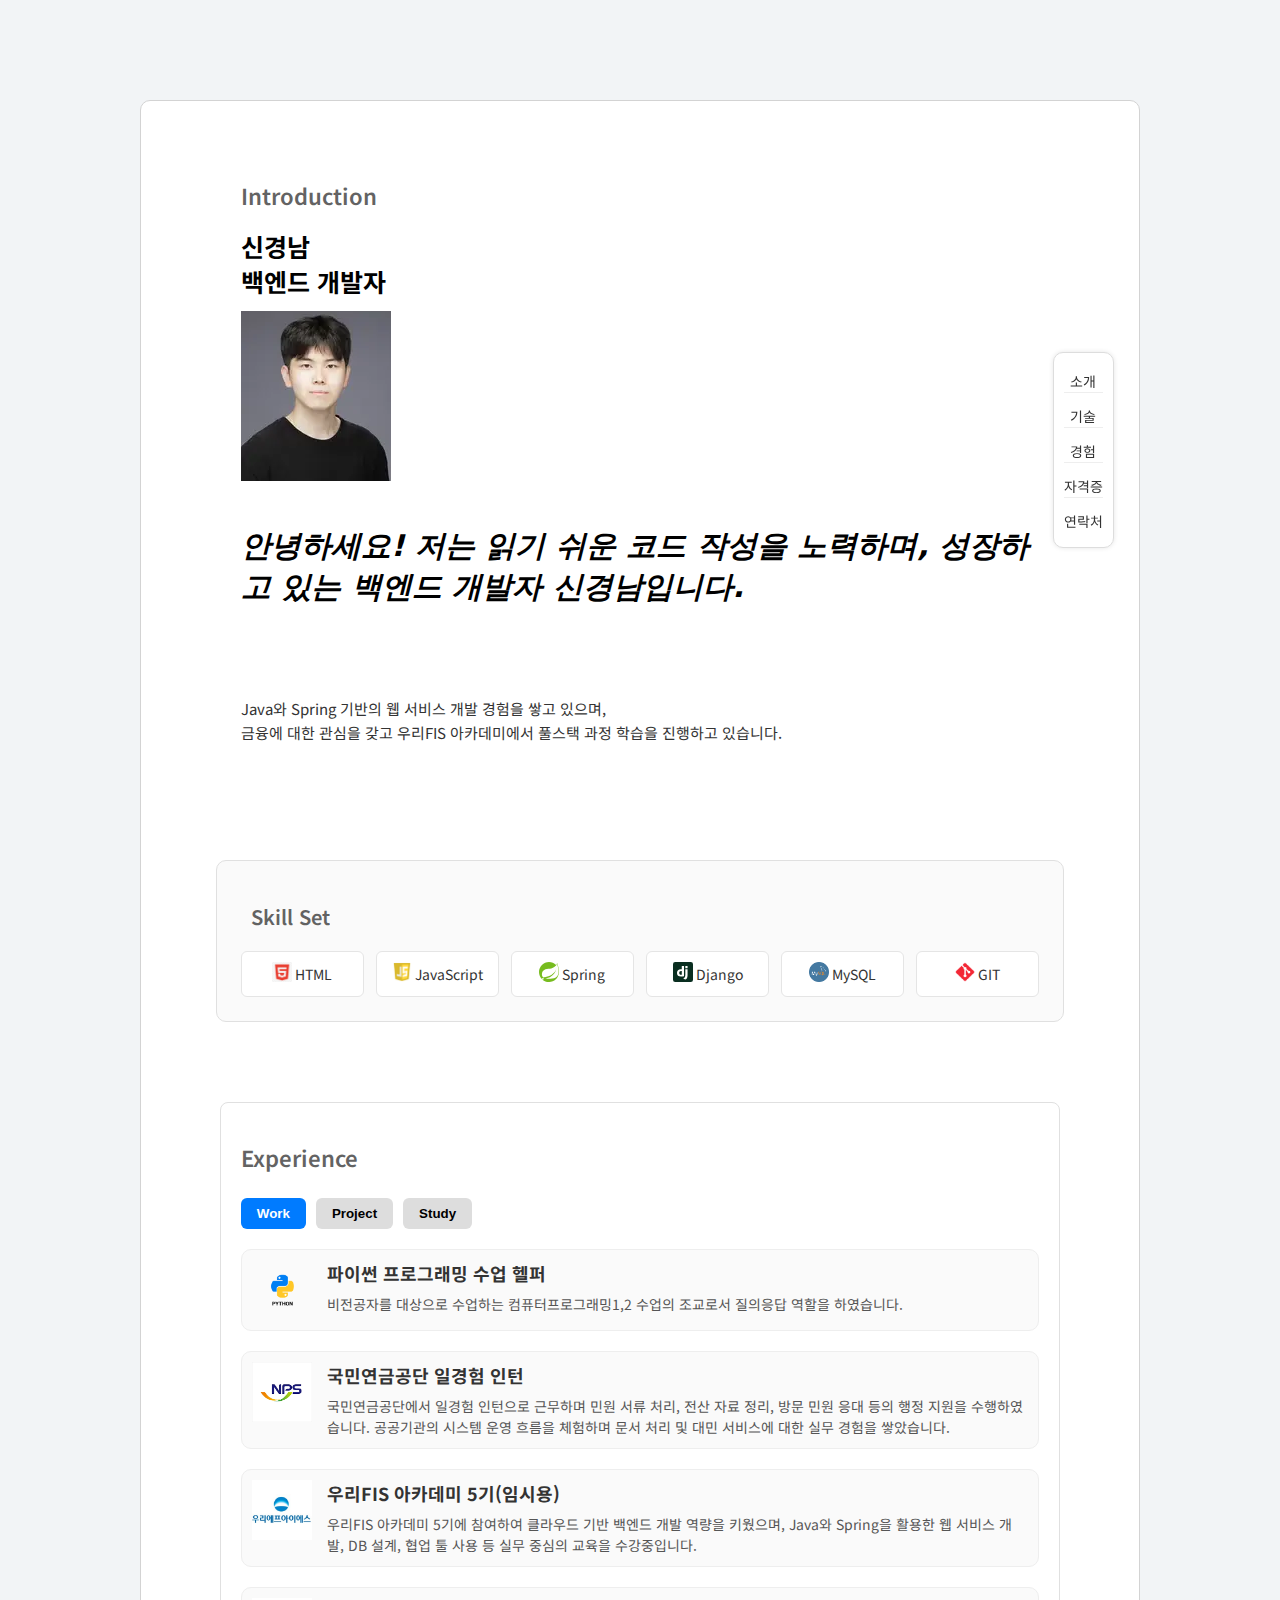
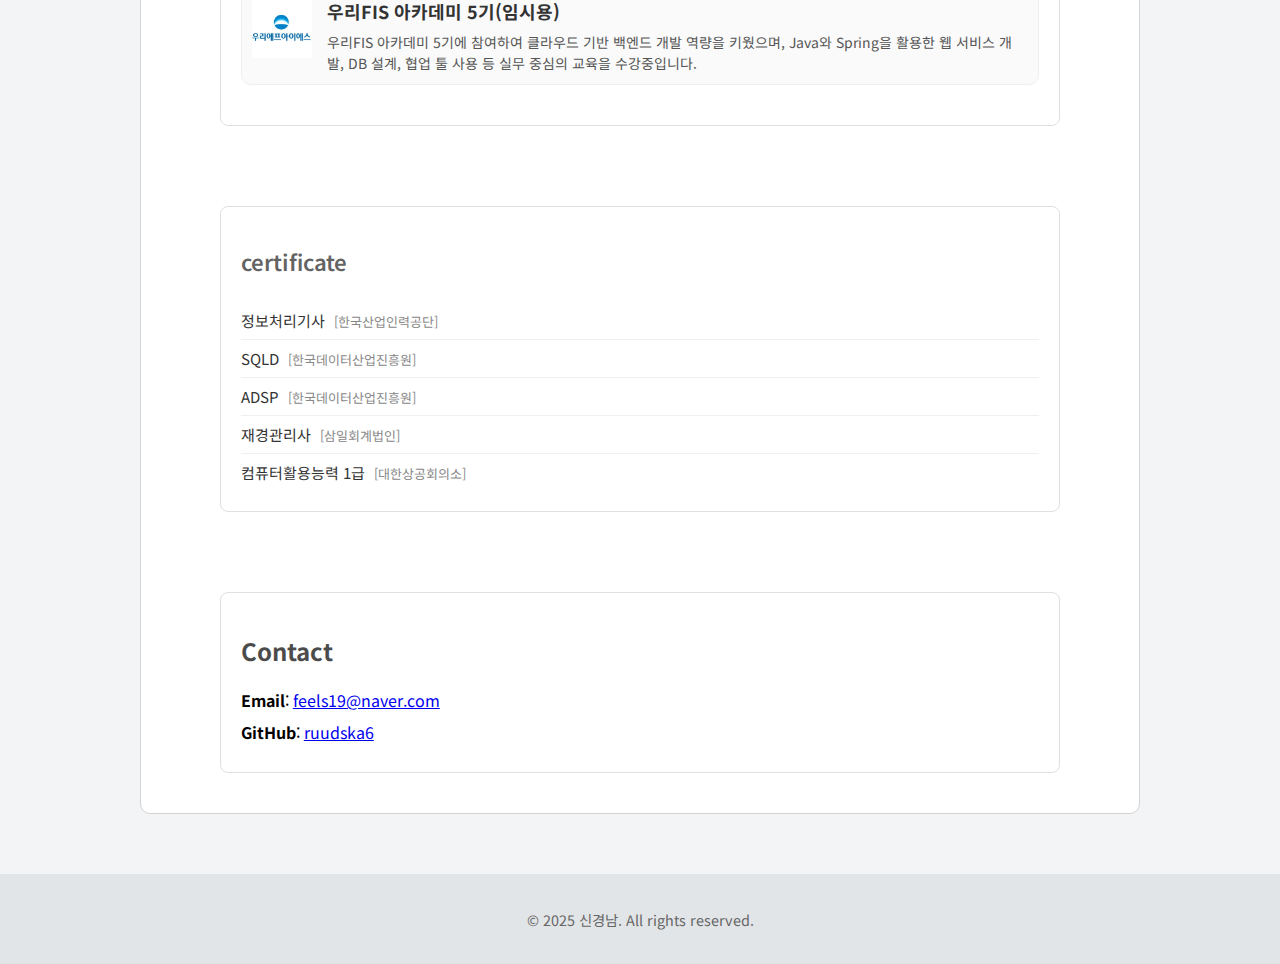
<file: index.html>
<!DOCTYPE html>
<html lang="ko">
  <head>
    <meta charset="UTF-8" />
    <title>신경남의 프로필 페이지</title>
    <link rel="preload" as="image" href="images/me-img-resize.webp" />
    <link rel="stylesheet" href="style.css" />
    <script defer src="./app.js"></script>
    <link
      href="https://fonts.googleapis.com/css2?family=Noto+Sans+KR&display=swap"
      rel="stylesheet"
    />
    <style>
      #slogan {
        font-family: system-ui, -apple-system, sans-serif;
        font-size: 30px;
        font-style: italic;
        margin-bottom: 50px;
      }
    </style>
  </head>
  <body>
    <nav class="side-nav">
      <ul>
        <li><a href="#introduction">소개</a></li>
        <li><a href="#skills">기술</a></li>
        <li><a href="#experience">경험</a></li>
        <li><a href="#certificates">자격증</a></li>
        <li><a href="#contact">연락처</a></li>
      </ul>
    </nav>

    <!--  width같은 사이즈  -->
    <div class="width-wrapper">
      <!-- flex로 정렬용 -->
      <div class="super-wrap">
        <div class="wrapper">
          <section id="introduction" class="introduction">
            <h2>Introduction</h2>
            <h3>신경남</h3>
            <h3>백엔드 개발자</h3>
            <div class="img">
              <img id="me-img" src="images/me-img-resize.webp" />
            </div>
            <h1 id="slogan">
              안녕하세요! 저는 <strong>읽기 쉬운 코드</strong> 작성을 노력하며,
              성장하고 있는 백엔드 개발자 신경남입니다.
            </h1>
            <br />
            <p>
              Java와 Spring 기반의 웹 서비스 개발 경험을 쌓고 있으며,<br />
              금융에 대한 관심을 갖고 우리FIS 아카데미에서 풀스택 과정 학습을
              진행하고 있습니다.
            </p>
          </section>
          <section id="skills" class="skills">
            <h2>Skill Set</h2>
            <ul>
              <li>
                <div class="skills-logo">
                  <img src="images/html-logo.png" />
                </div>
                HTML
              </li>
              <li>
                <div class="skills-logo">
                  <img src="images/js-logo.png" />
                </div>
                JavaScript
              </li>
              <li>
                <div class="skills-logo">
                  <img src="images/spring-logo.svg" />
                </div>
                Spring
              </li>
              <li>
                <div class="skills-logo">
                  <img src="images/django-logo.svg" />
                </div>
                Django
              </li>
              <li>
                <div class="skills-logo">
                  <img src="images/mysql-logo.png" />
                </div>
                MySQL
              </li>
              <li>
                <div class="skills-logo">
                  <img src="images/git-logo.png" />
                </div>
                GIT
              </li>
            </ul>
          </section>

          <section id="experience" class="experience-list">
            <h2>Experience</h2>

            <!-- 탭 버튼 영역 -->
            <div class="experience-tabs">
              <button class="tab active" data-category="work">Work</button>
              <button class="tab" data-category="project">Project</button>
              <button class="tab" data-category="study">Study</button>
            </div>

            <!-- Work Experience -->
            <article class="experience-item work">
              <img src="./images/python-logo.png" alt="Python logo" />
              <div class="experience-item-content">
                <h3>파이썬 프로그래밍 수업 헬퍼</h3>
                <p>
                  비전공자를 대상으로 수업하는 컴퓨터프로그래밍1,2 수업의
                  조교로서 질의응답 역할을 하였습니다.
                </p>
              </div>
            </article>

            <article class="experience-item work">
              <img src="./images/nps-logo.png" alt="국민연금공단 로고" />
              <div class="experience-item-content">
                <h3>국민연금공단 일경험 인턴</h3>
                <p>
                  국민연금공단에서 일경험 인턴으로 근무하며 민원 서류 처리, 전산
                  자료 정리, 방문 민원 응대 등의 행정 지원을 수행하였습니다.
                  공공기관의 시스템 운영 흐름을 체험하며 문서 처리 및 대민
                  서비스에 대한 실무 경험을 쌓았습니다.
                </p>
              </div>
            </article>

            <article class="experience-item work">
              <img src="./images/woorifis_logo.jpg" alt="woorifis logo" />
              <div class="experience-item-content">
                <h3>우리FIS 아카데미 5기(임시용)</h3>
                <p>
                  우리FIS 아카데미 5기에 참여하여 클라우드 기반 백엔드 개발
                  역량을 키웠으며, Java와 Spring을 활용한 웹 서비스 개발, DB
                  설계, 협업 툴 사용 등 실무 중심의 교육을 수강중입니다.
                </p>
              </div>
            </article>

            <article class="experience-item work">
              <img src="./images/woorifis_logo.jpg" alt="woorifis logo" />
              <div class="experience-item-content">
                <h3>우리FIS 아카데미 5기(임시용)</h3>
                <p>
                  우리FIS 아카데미 5기에 참여하여 클라우드 기반 백엔드 개발
                  역량을 키웠으며, Java와 Spring을 활용한 웹 서비스 개발, DB
                  설계, 협업 툴 사용 등 실무 중심의 교육을 수강중입니다.
                </p>
              </div>
            </article>

            <!-- Project -->
            <article class="experience-item project">
              <img src="./images/airforce-logo.svg" alt="project logo" />
              <div class="experience-item-content">
                <h3>군 지원 도움 프로젝트</h3>
                <p>
                  Django 기반의 웹 애플리케이션으로 군 지원자용 합격 점수
                  계산기와 UI를 설계해 해커톤 2등을 수상하였습니다.
                </p>
              </div>
            </article>

            <article class="experience-item project">
              <img src="./images/airforce-logo.svg" alt="project logo" />
              <div class="experience-item-content">
                <h3>군 지원 도움 프로젝트(임시용)</h3>
                <p>
                  Django 기반의 웹 애플리케이션으로 군 지원자용 합격 점수
                  계산기와 UI를 설계해 해커톤 2등을 수상하였습니다.
                </p>
              </div>
            </article>

            <article class="experience-item project">
              <img src="./images/airforce-logo.svg" alt="project logo" />
              <div class="experience-item-content">
                <h3>군 지원 도움 프로젝트(임시용)</h3>
                <p>
                  Django 기반의 웹 애플리케이션으로 군 지원자용 합격 점수
                  계산기와 UI를 설계해 해커톤 2등을 수상하였습니다.
                </p>
              </div>
            </article>

            <!-- Study -->
            <article class="experience-item study">
              <img src="./images/woorifis_logo.jpg" alt="woorifis logo" />
              <div class="experience-item-content">
                <h3>우리FIS 아카데미 5기</h3>
                <p>
                  우리FIS 아카데미 5기에 참여하여 클라우드 기반 백엔드 개발
                  역량을 키웠으며, Java와 Spring을 활용한 웹 서비스 개발, DB
                  설계, 협업 툴 사용 등 실무 중심의 교육을 수강중입니다.
                </p>
              </div>
            </article>
            <article class="experience-item study">
              <img src="./images/object-img.jpg" alt="study" />
              <div class="experience-item-content">
                <h3>자바 오브젝트 스터디</h3>
                <p>
                  '오브젝트' 도서를 바탕으로 객체지향 설계 원칙을 팀원들과
                  발표·토론하며 학습하였습니다.
                </p>
              </div>
            </article>

            <article class="experience-item study">
              <img src="./images/likelion-logo.png" alt="likeLion logo" />
              <div class="experience-item-content">
                <h3>국민대 멋쟁이사자처럼 12기</h3>
                <p>
                  개발 동아리 멋쟁이 사자처럼 동아리에서 HTML, CSS, JS,
                  프레임워크 등 웹 개발을 배우고 해커톤에 참여하여 협업에 대해
                  배웠습니다.
                </p>
              </div>
            </article>

            <article class="experience-item study">
              <img src="./images/object-img.jpg" alt="study" />
              <div class="experience-item-content">
                <h3>자바 오브젝트 스터디(임시용)</h3>
                <p>
                  '오브젝트' 도서를 바탕으로 객체지향 설계 원칙을 팀원들과
                  발표·토론하며 학습하였습니다.
                </p>
              </div>
            </article>

            <article class="experience-item study">
              <img src="./images/object-img.jpg" alt="study" />
              <div class="experience-item-content">
                <h3>자바 오브젝트 스터디(임시용)</h3>
                <p>
                  '오브젝트' 도서를 바탕으로 객체지향 설계 원칙을 팀원들과
                  발표·토론하며 학습하였습니다.
                </p>
              </div>
            </article>
          </section>

          <section id="certificates" class="certificate-list">
            <h2>certificate</h2>
            <ul>
              <li>정보처리기사 <small>[한국산업인력공단]</small></li>
              <li>SQLD <small>[한국데이터산업진흥원]</small></li>
              <li>ADSP <small>[한국데이터산업진흥원]</small></li>
              <li>재경관리사 <small>[삼일회계법인]</small></li>
              <li>컴퓨터활용능력 1급 <small>[대한상공회의소]</small></li>
            </ul>
          </section>

          <section id="contact" class="contact-list">
            <h2>Contact</h2>
            <ul>
              <li>
                <strong>Email</strong>:
                <a href="mailto:feels19@naver.com">feels19@naver.com</a>
              </li>

              <li>
                <strong>GitHub</strong>:
                <a href="https://github.com/ruudska6" target="_blank"
                  >ruudska6</a
                >
              </li>
            </ul>
          </section>
        </div>
      </div>
    </div>

    <footer class="footer">
      <p>© 2025 신경남. All rights reserved.</p>
    </footer>
  </body>
</html>
</file>
<file: style.css>
body {
  font-family: "Noto Sans KR", sans-serif;
}

html,
body {
  height: 100vh;
  margin: 0;
  background-color: #f2f4f6;
  scroll-behavior: smooth;
  font-family: "Noto Sans KR";
}

.wrapper {
  display: flex;
  margin-top: 100px;
  flex-direction: column;
  align-items: center;
  background-color: white;
  border-radius: 10px;
  border: 1px solid lightgrey;
}

.super-wrap {
  width: 1000px;
}

.width-wrapper {
  display: flex;
  justify-content: center;
}

header {
  display: flex;
  justify-content: center;
  align-items: center;
  margin-top: 15px;
}
header strong {
  font-size: 50px;
}

h2 {
  color: black;
  opacity: 0.7;
}

hr {
  margin-top: 10px;
  width: 80%;
  color: #f1f3f5;
  opacity: 0.5;
}

/* Introduction */
.introduction {
  width: 80%;
  margin: 40px auto;
  padding: 20px;
  background-color: #ffffff;
}
.introduction h2 {
  font-size: 22px;
  font-weight: 600;
  color: #222;
  margin-bottom: 30px;
}
.introduction h3 {
  font-size: 25px;
  line-height: 10px;
}
.introduction p {
  font-size: 15px;
  line-height: 1.6;
  color: #333;
}
.introduction strong {
  color: #000;
  font-weight: bold;
}
/* .introduction #slogan {
  font-size: 30px;
  margin-bottom: 50px;
  font-style: italic;
} */
.img #me-img {
  width: 150px;
  height: 170px;
  object-fit: cover;
  margin-bottom: 20px;
}

/* Skills */
.skills {
  width: 80%;
  margin: 40px auto;
  padding: 24px;
  background-color: #fafafa;
  border: 1px solid #e0e0e0;
  border-radius: 10px;
}
.skills h2 {
  font-size: 20px;
  font-weight: 600;
  color: #222;
  margin-bottom: 20px;
  padding-left: 10px;
}
.skills ul {
  display: grid;
  grid-template-columns: repeat(auto-fit, minmax(120px, 1fr));
  gap: 12px;
  list-style: none;
  padding: 0;
  margin: 0;
}
.skills li {
  display: flex;
  justify-content: center;
  align-items: center;
  padding: 10px 16px;
  font-size: 14px;
  background-color: #ffffff;
  border: 1px solid #e5e5e5;
  border-radius: 6px;
  color: #333;
  transition: background-color 0.2s ease;
}
.skills-logo img {
  width: 20px;
  height: 20px;
  margin-right: 3px;
  object-fit: cover;
}

/* Experience & Certificate 공통 스타일 */
.experience-list,
.certificate-list,
.contact-list {
  width: 80%;
  margin: 40px auto;
  padding: 20px;
  background-color: #ffffff;
  border: 1px solid #e0e0e0;
  border-radius: 8px;
}
.experience-list h2,
.certificate-list h2 {
  font-size: 22px;
  font-weight: 600;
  color: #222;
  margin-bottom: 25px;
  text-align: left;
}
.experience-item {
  display: flex;
  gap: 15px;
  margin-bottom: 20px;
  padding: 10px;
  border: 1px solid #eee;
  border-radius: 10px;
  background-color: #fafafa;
}
.experience-item img {
  width: 60px;
  height: 60px;
  object-fit: contain;
}
.experience-item-content {
  flex: 1;
}
.experience-item-content h3 {
  margin: 0 0 8px 0;
  font-size: 18px;
  color: #333;
}
.experience-item-content p {
  margin: 0;
  font-size: 14px;
  color: #555;
  line-height: 1.5;
}

/* Certificate */
.certificate-list ul,
.contact-list ul {
  list-style: none;
  padding: 0;
  margin: 0;
}
.certificate-list li {
  padding: 8px 0;
  border-bottom: 1px solid #f0f0f0;
  font-size: 15px;
  color: #333;
}
.certificate-list li:last-child {
  border-bottom: none;
}
.certificate-list li small {
  color: #888;
  font-size: 13px;
  margin-left: 5px;
}

/* Contact */
.contact-list li {
  margin-bottom: 8px;
  font-size: 1rem;
}

/* Footer */
.footer {
  width: 100%;
  margin-top: 60px;
  padding: 20px 0;
  text-align: center;
  font-size: 0.9rem;
  color: #666;
  background-color: #e2e5e8;
}

/* Side Navigation */
.side-nav {
  position: fixed;
  top: 50%;
  right: 13%;
  transform: translateY(-50%);
  background-color: white;
  border: 1px solid #ddd;
  border-radius: 10px;
  box-shadow: 0 0 5px rgba(0, 0, 0, 0.1);
  padding: 5px 10px;
  z-index: 1000;
  text-align: center;
}
.side-nav ul {
  list-style: none;
  margin: 0;
  padding: 0;
}
.side-nav li {
  margin: 10px 0;
  border-bottom: 1px solid #eee;
}
.side-nav li:last-child {
  border-bottom: none;
}
.side-nav a {
  text-decoration: none;
  color: #333;
  font-size: 14px;
  transition: color 0.2s;
}
.side-nav a:hover {
  color: #007bff;
}
.active {
  font-weight: bold;
}

/* Tabs */
.experience-tabs {
  display: flex;
  gap: 10px;
  margin-bottom: 20px;
}
.tab {
  padding: 8px 16px;
  border: none;
  border-radius: 6px;
  background-color: #ddd;
  cursor: pointer;
  font-weight: bold;
  transition: background-color 0.2s;
}
.tab.active {
  background-color: #007bff;
  color: white;
}
</file>
